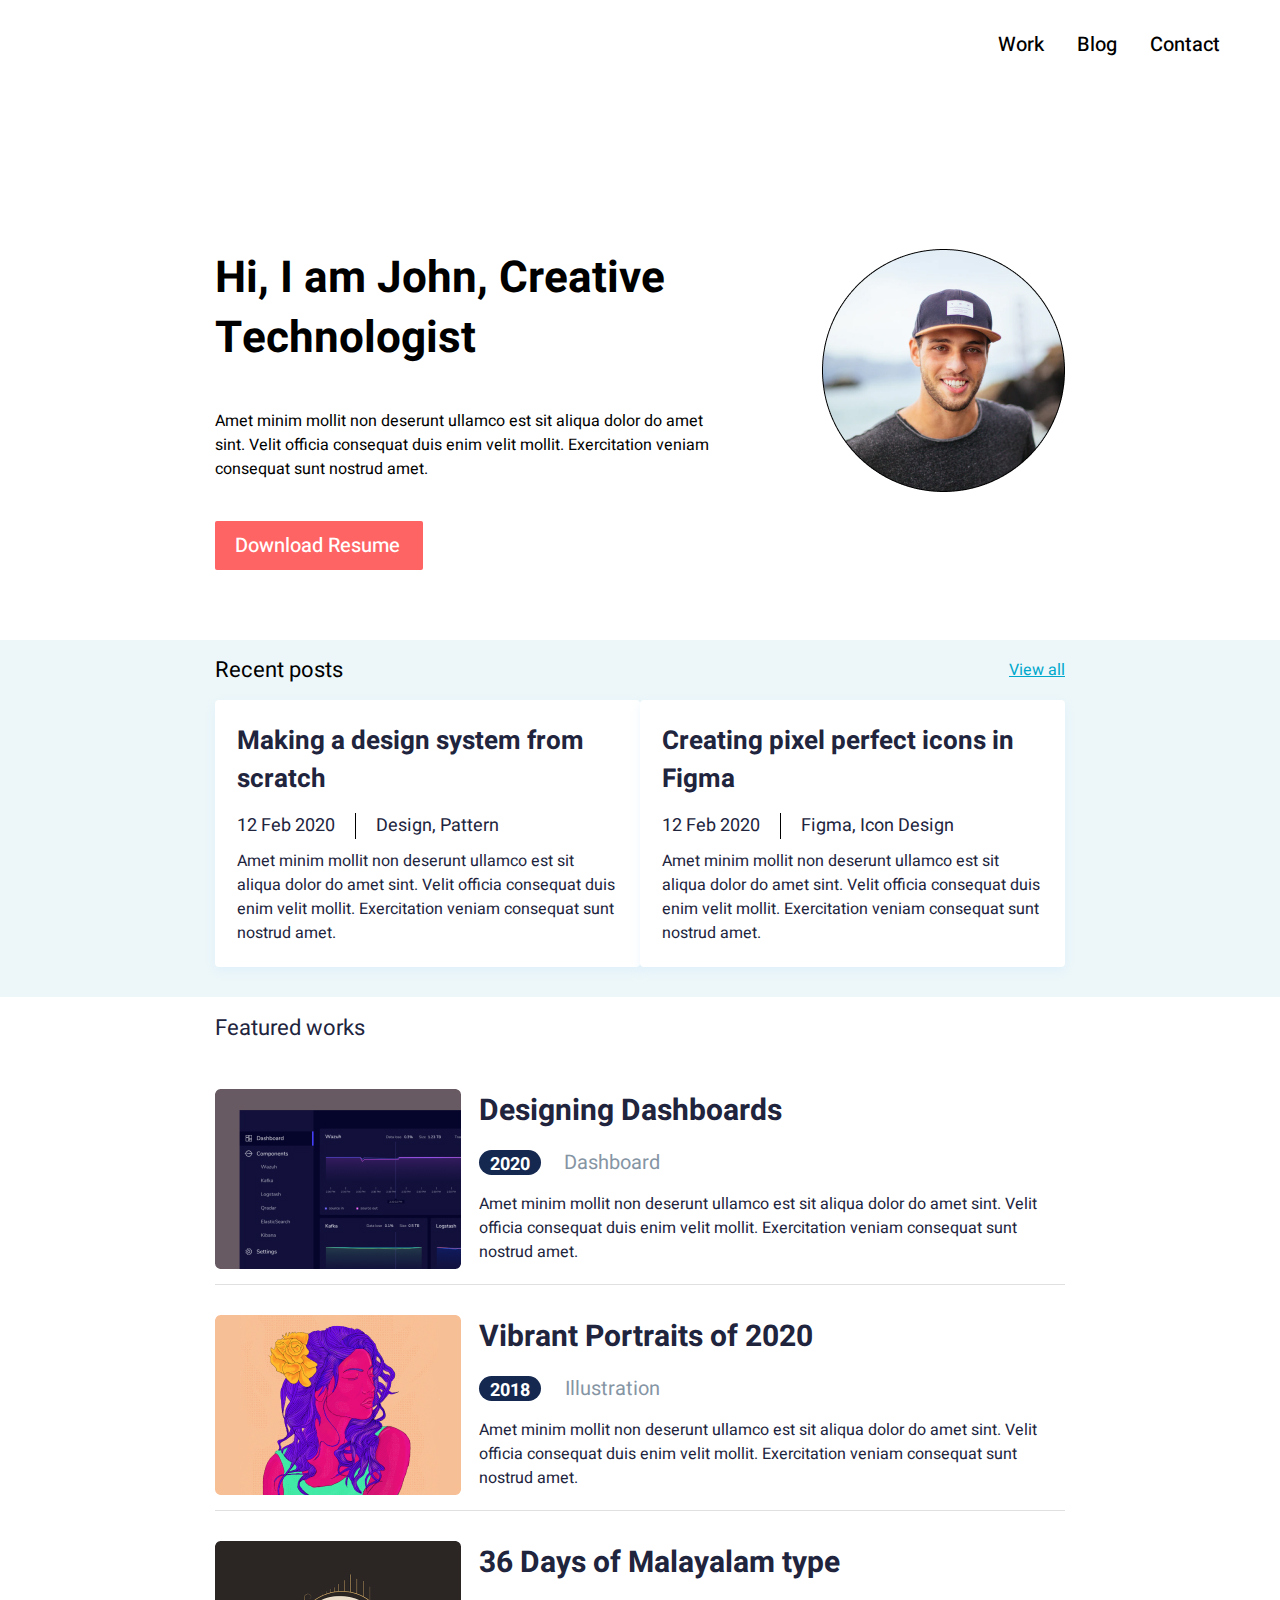
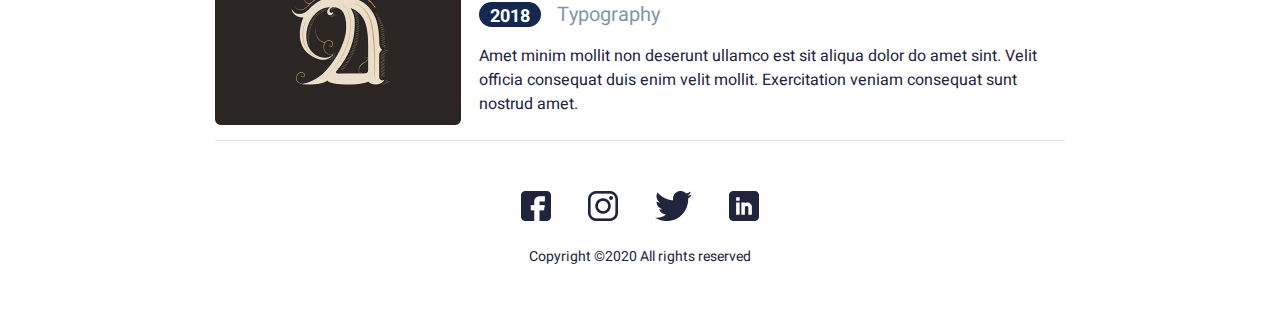
<file: index.html>
<html lang="ru">
    <head>
        <meta charset="utf-8">
        <meta name="viewport" content="width=device-width">
        <title>John</title>
        <link rel="preconnect" href="https://fonts.googleapis.com">
        <link rel="preconnect" href="https://fonts.gstatic.com" crossorigin>
        <link href="https://fonts.googleapis.com/css2?family=Heebo:wght@400;500;700&display=swap" rel="stylesheet">
        <link rel="stylesheet" href="assets/css/style.css">
    </head>
    <body>
        <header>
            <nav>
                <a href="work.html" class="nav__link">Work</a>
                <a href="blog.html" class="nav__link">Blog</a>
                <a href="index.html" class="nav__link">Contact</a>
            </nav>
        </header>
        <div class="main">
            <div class="top">
                <div class="main_container">
                    <div class="top_content">
                        <div class="logo">
                            <img class="img1" src="assets/images/1.jpg" alt="">
                        </div>
                        <div class="text">
                            <div class="title">Hi, I am John,
                                Creative Technologist</div>
                            <div class="subtitle">Amet minim mollit non deserunt ullamco est sit aliqua dolor do amet sint. Velit officia consequat duis enim velit mollit. Exercitation veniam consequat sunt nostrud amet.</div>
                        </div>                        
                    </div>
                    <div class="button">
                        <a href="#" class="a__button">Download Resume</a>
                    </div>
                </div>
            </div>
            <div class="mid">
                <div class="main_container">
                    <div class="mid_menu">
                        <p class="mid__p">Recent posts</p>
                        <a class="mid__a" href="#">View all</a>
                    </div>
                    <div class="mid_content">
                        <div class="mid_box">
                            <div class="mid_title">
                                Making a design system from scratch
                            </div>
                            <div class="mid_middle">
                                <div class="middle_1">12 Feb 2020</div>
                                <div class="middle_2">Design, Pattern</div>
                            </div>
                            <div class="mid_subtitle">
                                Amet minim mollit non deserunt ullamco est sit aliqua dolor do amet sint. Velit officia consequat duis enim velit mollit. Exercitation veniam consequat sunt nostrud amet.
                            </div>
                        </div>
                        <div class="mid_box">
                            <div class="mid_title">
                                Creating pixel perfect icons in Figma
                            </div>
                            <div class="mid_middle">
                                <div class="middle_1">12 Feb 2020</div>
                                <div class="middle_2">Figma, Icon Design</div>
                            </div>
                            <div class="mid_subtitle">
                                Amet minim mollit non deserunt ullamco est sit aliqua dolor do amet sint. Velit officia consequat duis enim velit mollit. Exercitation veniam consequat sunt nostrud amet.
                            </div>
                        </div>
                    </div>
                </div>
            </div>
            <div class="bot">
                <div class="main_container">
                    <div class="bot_menu">
                        Featured works
                    </div>
                    <div class="bot_content">
                        <div class="bot_box">
                            <div class="bot_img">
                                <img class="bot_image" src="assets/images/2.jpg" alt="">
                            </div>
                            <div class="bot_text">
                                <div class="bot_title">Designing Dashboards</div>
                                <div class="bot_middle">
                                    <div class="middleimg">2020</div>
                                    <div class="middletxt">Dashboard</div>
                                </div>
                                <div class="bot_subtitle">Amet minim mollit non deserunt ullamco est sit aliqua dolor do amet sint. Velit officia consequat duis enim velit mollit. Exercitation veniam consequat sunt nostrud amet.</div>
                            </div>
                        </div>
                        <div class="bot_box">
                            <div class="bot_img">
                                <img class="bot_image" src="assets/images/3.jpg" alt="">
                            </div>
                            <div class="bot_text">
                                <div class="bot_title">Vibrant Portraits of 2020</div>
                                <div class="bot_middle">
                                    <div class="middleimg">2018</div>
                                    <div class="middletxt">Illustration</div>
                                </div>
                                <div class="bot_subtitle">Amet minim mollit non deserunt ullamco est sit aliqua dolor do amet sint. Velit officia consequat duis enim velit mollit. Exercitation veniam consequat sunt nostrud amet.</div>
                            </div>
                        </div>
                        <div class="bot_box">
                            <div class="bot_img">
                                <img class="bot_image" src="assets/images/4.jpg" alt="">
                            </div>
                            <div class="bot_text">
                                <div class="bot_title">36 Days of Malayalam type</div>
                                <div class="bot_middle">
                                    <div class="middleimg">2018</div>
                                    <div class="middletxt">Typography</div>
                                </div>
                                <div class="bot_subtitle">Amet minim mollit non deserunt ullamco est sit aliqua dolor do amet sint. Velit officia consequat duis enim velit mollit. Exercitation veniam consequat sunt nostrud amet.</div>
                            </div>
                        </div>
                    </div>
                </div>
            </div>
            <footer>
                <div class="footer_content">
                    <div class="foot_link">
                        <a href="#" class="footer__link"><img src="assets/images/fb.png" alt=""></a>
                        <a href="#" class="footer__link"><img src="assets/images/insta.png" alt=""></a>
                        <a href="#" class="footer__link"><img src="assets/images/twitt.png" alt=""></a>
                        <a href="#" class="footer__link"><img src="assets/images/Linkedin.png" alt=""></a>
                    </div>
                    <div class="copy">
                        Copyright ©2020 All rights reserved 
                    </div>
                </div>
            </footer>
        </div>
    </body>
</file>
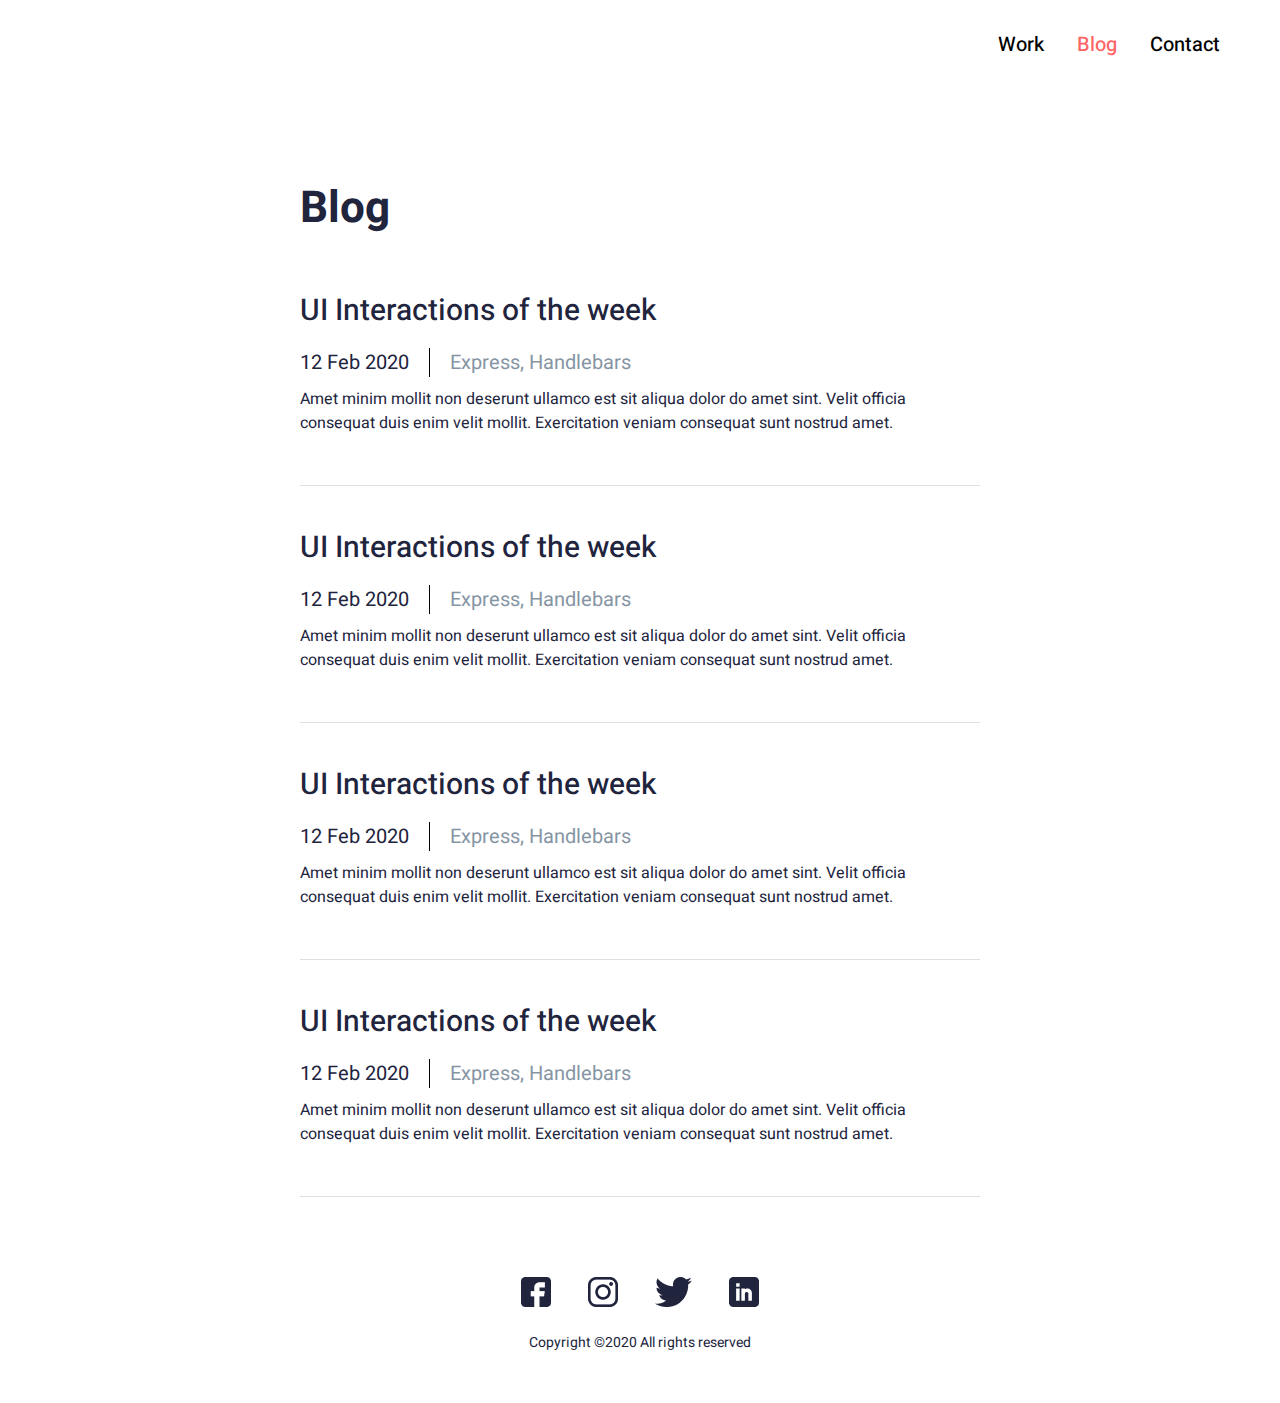
<file: blog.html>
<html lang="ru">
    <head>
        <meta charset="utf-8">
        <meta name="viewport" content="width=device-width">
        <title>Blog</title>
        <link rel="preconnect" href="https://fonts.googleapis.com">
        <link rel="preconnect" href="https://fonts.gstatic.com" crossorigin>
        <link href="https://fonts.googleapis.com/css2?family=Heebo:wght@400;500;700&display=swap" rel="stylesheet">
        <link rel="stylesheet" href="assets/css/blog.css">
    </head>
    <body>
        <header>
            <nav>
                <a href="work.html" class="nav__link">Work</a>
                <a href="blog.html" class="nav__linkred">Blog</a>
                <a href="index.html" class="nav__link">Contact</a>
            </nav>
        </header>
        <div class="mid">
            <div class="main_container">
                <div class="mid_menu">
                    <p class="mid__p">Blog</p>
                </div>
                <div class="mid_content">
                    <div class="mid_box">
                        <div class="mid_title">
                            UI Interactions of the week
                        </div>
                        <div class="mid_middle">
                            <div class="middle_1">12 Feb 2020</div>
                            <div class="middle_2">Express, Handlebars</div>
                        </div>
                        <div class="mid_subtitle">
                            Amet minim mollit non deserunt ullamco est sit aliqua dolor do amet sint. Velit officia consequat duis enim velit mollit. Exercitation veniam consequat sunt nostrud amet.
                        </div>
                    </div>
                    <div class="mid_box">
                        <div class="mid_title">
                            UI Interactions of the week
                        </div>
                        <div class="mid_middle">
                            <div class="middle_1">12 Feb 2020</div>
                            <div class="middle_2">Express, Handlebars</div>
                        </div>
                        <div class="mid_subtitle">
                            Amet minim mollit non deserunt ullamco est sit aliqua dolor do amet sint. Velit officia consequat duis enim velit mollit. Exercitation veniam consequat sunt nostrud amet.
                        </div>
                    </div>
                    <div class="mid_box">
                        <div class="mid_title">
                            UI Interactions of the week
                        </div>
                        <div class="mid_middle">
                            <div class="middle_1">12 Feb 2020</div>
                            <div class="middle_2">Express, Handlebars</div>
                        </div>
                        <div class="mid_subtitle">
                            Amet minim mollit non deserunt ullamco est sit aliqua dolor do amet sint. Velit officia consequat duis enim velit mollit. Exercitation veniam consequat sunt nostrud amet.
                        </div>
                    </div>
                    <div class="mid_box">
                        <div class="mid_title">
                            UI Interactions of the week
                        </div>
                        <div class="mid_middle">
                            <div class="middle_1">12 Feb 2020</div>
                            <div class="middle_2">Express, Handlebars</div>
                        </div>
                        <div class="mid_subtitle">
                            Amet minim mollit non deserunt ullamco est sit aliqua dolor do amet sint. Velit officia consequat duis enim velit mollit. Exercitation veniam consequat sunt nostrud amet.
                        </div>
                    </div>
                </div>
            </div>
        </div>
        <footer>
            <div class="footer_content">
                <div class="foot_link">
                    <a href="#" class="footer__link"><img src="assets/images/fb.png" alt=""></a>
                    <a href="#" class="footer__link"><img src="assets/images/insta.png" alt=""></a>
                    <a href="#" class="footer__link"><img src="assets/images/twitt.png" alt=""></a>
                    <a href="#" class="footer__link"><img src="assets/images/Linkedin.png" alt=""></a>
                </div>
                <div class="copy">
                    Copyright ©2020 All rights reserved 
                </div>
            </div>
        </footer>
    </body>
</html>
</file>
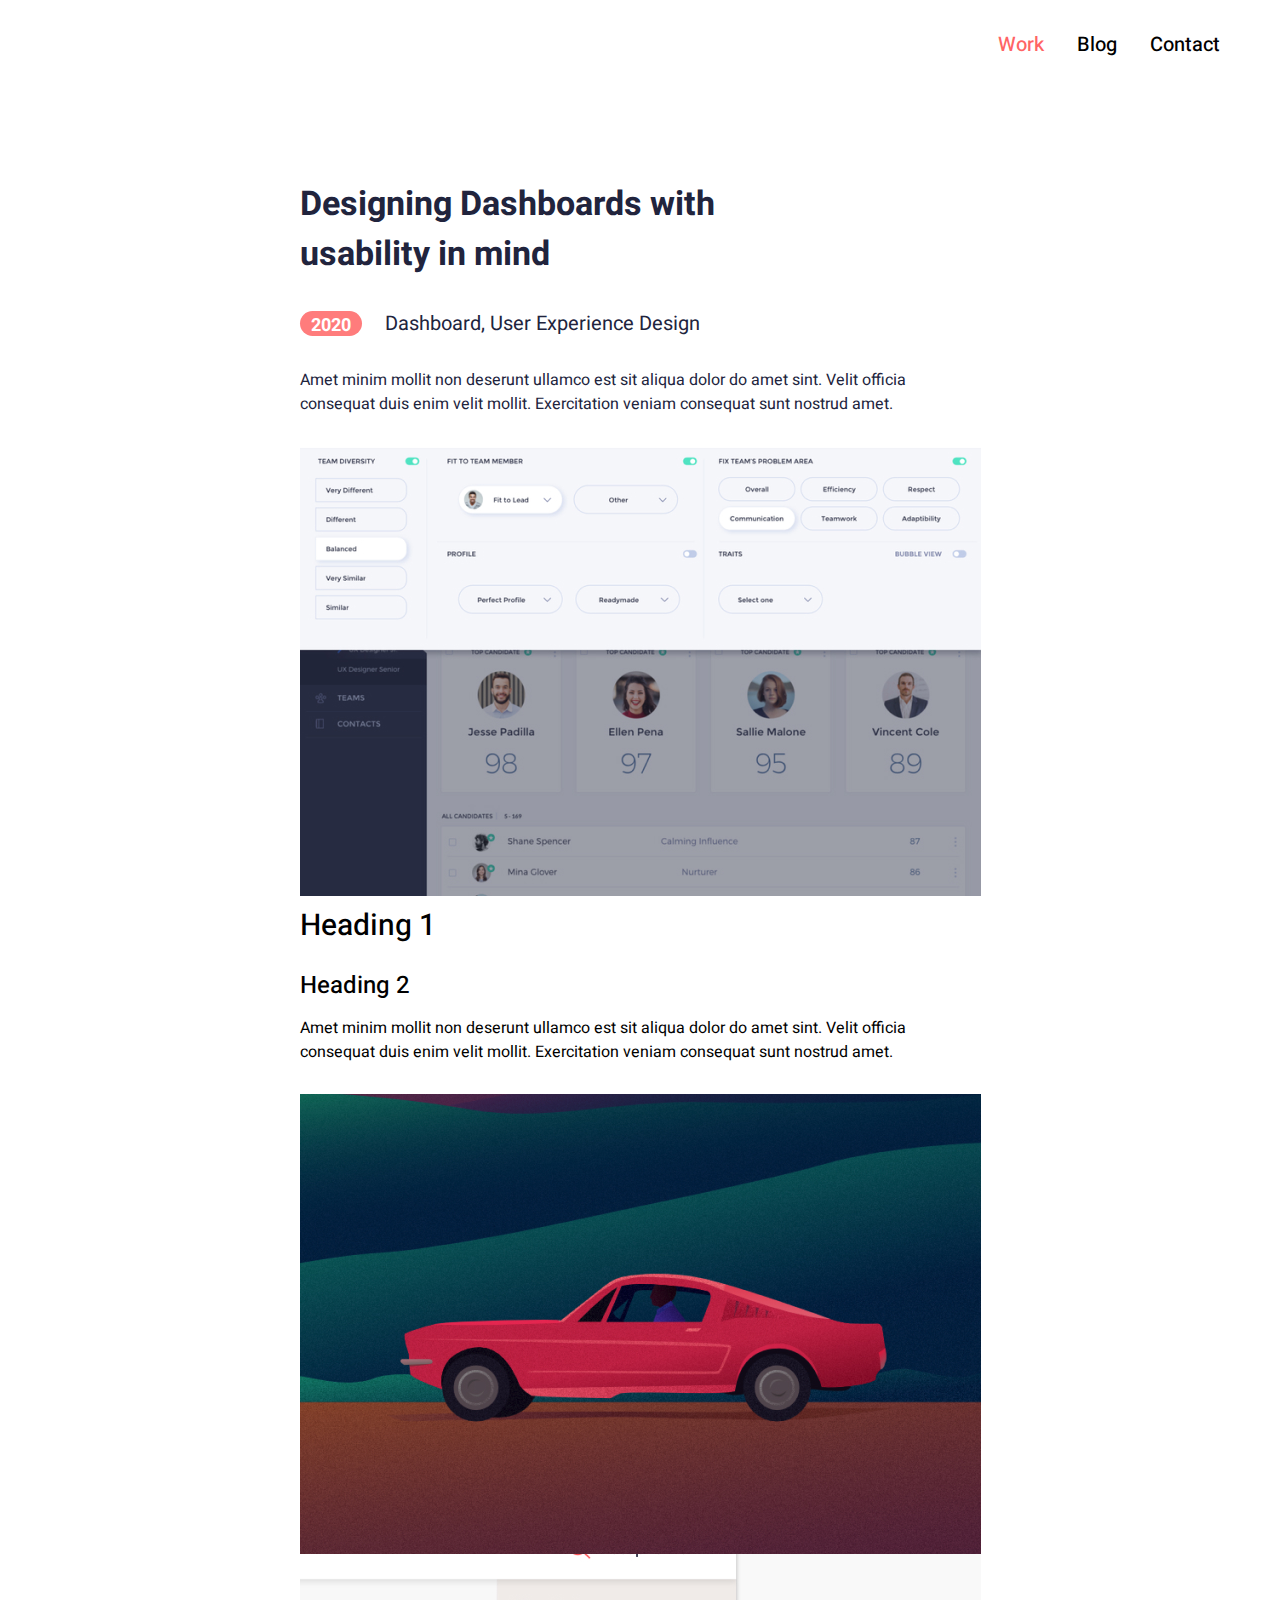
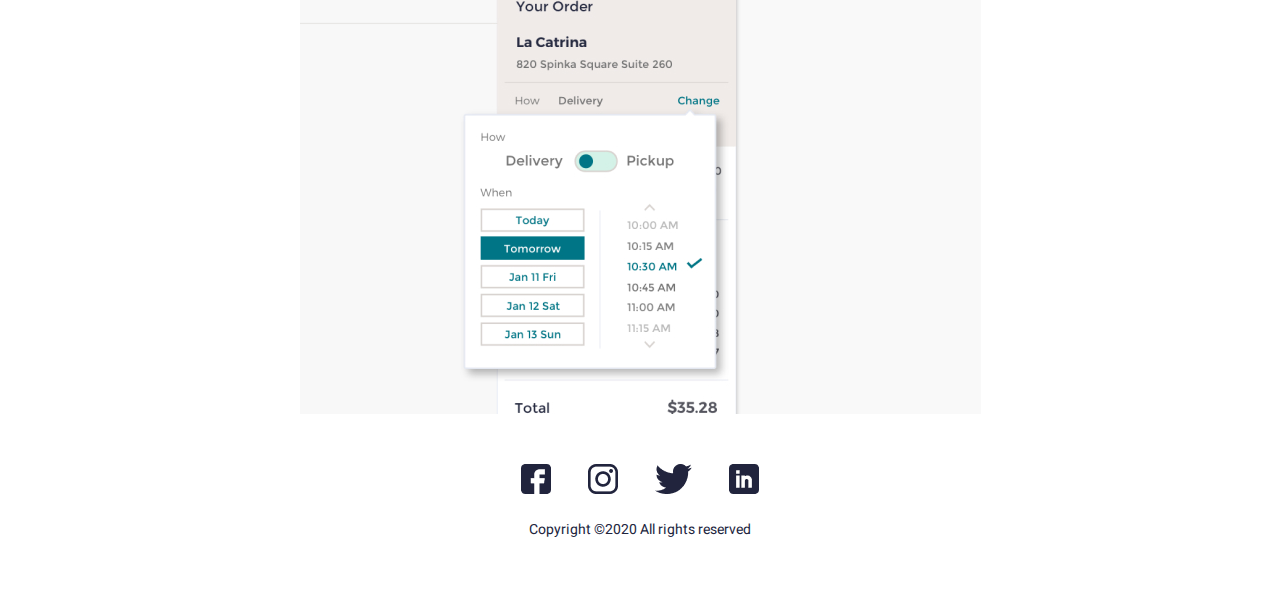
<file: more.html>
<html lang="ru">
    <head>
        <meta charset="utf-8">
        <meta name="viewport" content="width=device-width">
        <title>John</title>
        <link rel="preconnect" href="https://fonts.googleapis.com">
        <link rel="preconnect" href="https://fonts.gstatic.com" crossorigin>
        <link href="https://fonts.googleapis.com/css2?family=Heebo:wght@400;500;700&display=swap" rel="stylesheet">
        <link rel="stylesheet" href="assets/css/more.css">
    </head>
    <body>
        <header>
            <nav>
                <a href="work.html" class="nav__linkred">Work</a>
                <a href="blog.html" class="nav__link">Blog</a>
                <a href="index.html" class="nav__link">Contact</a>
            </nav>
        </header>
        <div class="more">
            <div class="main_container">
                <div class="bot_text">
                    <div class="bot_title">Designing Dashboards with usability in mind</div>
                        <div class="bot_middle">
                            <div class="middleimg">2020</div>
                            <div class="middletxt">Dashboard, User Experience Design</div>
                        </div>
                    <div class="bot_subtitle">Amet minim mollit non deserunt ullamco est sit aliqua dolor do amet sint. Velit officia consequat duis enim velit mollit. Exercitation veniam consequat sunt nostrud amet.</div>
                    </div>
                <div class="imgl">
                    <img class="imgo" src="assets/images/Rectangle 4.jpg" alt="">
                </div>
                <div class="h1">Heading 1</div>
                <div class="h2">Heading 2</div>
                <div class="h3">Amet minim mollit non deserunt ullamco est sit aliqua dolor do amet sint. Velit officia consequat duis enim velit mollit. Exercitation veniam consequat sunt nostrud amet.</div>
                <div class="imgl"><img class="imgo" src="assets/images/Rectangle 5.jpg" alt=""></div>
                <div class="imgl"><img class="imgo" src="assets/images/Rectangle 6.jpg" alt=""></div>
            </div>
        </div>
        <footer>
            <div class="footer_content">
                <div class="foot_link">
                    <a href="#" class="footer__link"><img src="assets/images/fb.png" alt=""></a>
                    <a href="#" class="footer__link"><img src="assets/images/insta.png" alt=""></a>
                    <a href="#" class="footer__link"><img src="assets/images/twitt.png" alt=""></a>
                    <a href="#" class="footer__link"><img src="assets/images/Linkedin.png" alt=""></a>
                </div>
                <div class="copy">
                    Copyright ©2020 All rights reserved 
                </div>
            </div>
        </footer>
    </body>
</html>
</file>
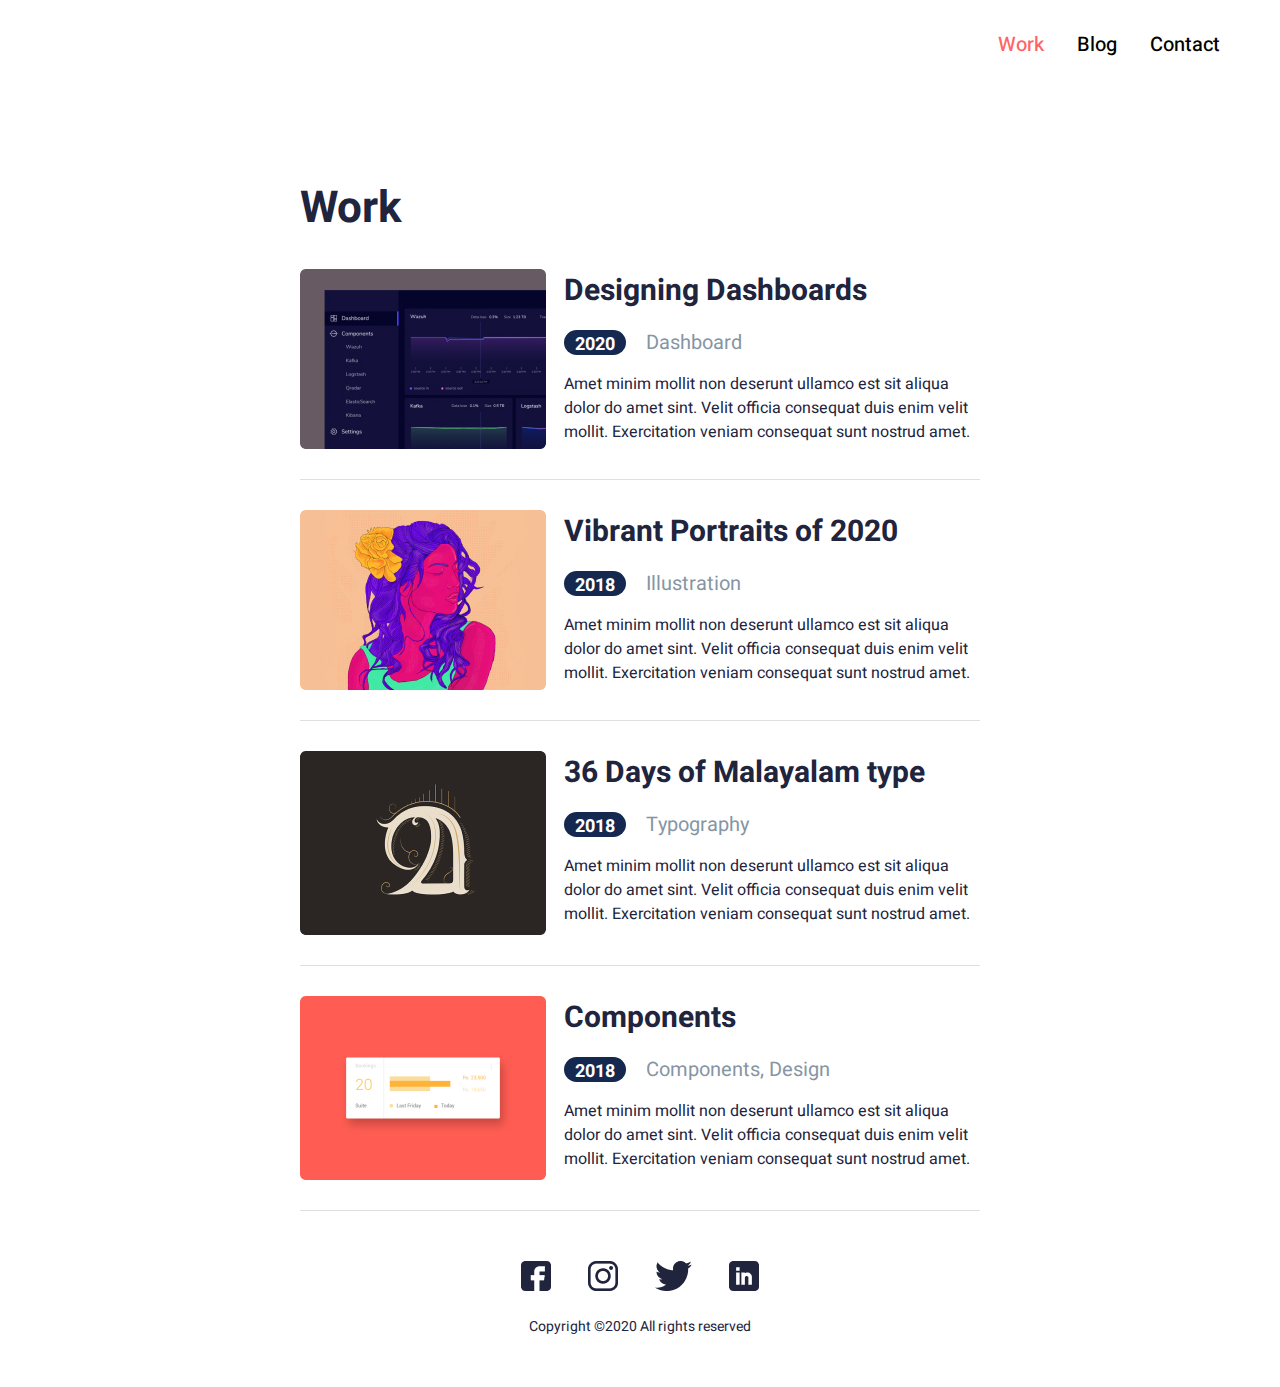
<file: work.html>
<html lang="ru">
    <head>
        <meta charset="utf-8">
        <meta name="viewport" content="width=device-width">
        <title>John</title>
        <link rel="preconnect" href="https://fonts.googleapis.com">
        <link rel="preconnect" href="https://fonts.gstatic.com" crossorigin>
        <link href="https://fonts.googleapis.com/css2?family=Heebo:wght@400;500;700&display=swap" rel="stylesheet">
        <link rel="stylesheet" href="assets/css/work.css">
    </head>
    <body>
        <header>
            <nav>
                <a href="work.html" class="nav__linkred">Work</a>
                <a href="blog.html" class="nav__link">Blog</a>
                <a href="index.html" class="nav__link">Contact</a>
            </nav>
        </header>
        <div class="bot">
            <div class="main_container">
                <div class="bot_menu">
                    Work
                </div>
                <div class="bot_content">
                    <div class="bot_box">
                        <div class="bot_img">
                            <img class="bot_image" src="assets/images/2.jpg" alt="">
                        </div>
                        <div class="bot_text">
                            <div class="bot_title"><a href="more.html">Designing Dashboards</a></div>
                            <div class="bot_middle">
                                <div class="middleimg">2020</div>
                                <div class="middletxt">Dashboard</div>
                            </div>
                            <div class="bot_subtitle">Amet minim mollit non deserunt ullamco est sit aliqua dolor do amet sint. Velit officia consequat duis enim velit mollit. Exercitation veniam consequat sunt nostrud amet.</div>
                        </div>
                    </div>
                    <div class="bot_box">
                        <div class="bot_img">
                            <img class="bot_image" src="assets/images/3.jpg" alt="">
                        </div>
                        <div class="bot_text">
                            <div class="bot_title">Vibrant Portraits of 2020</div>
                            <div class="bot_middle">
                                <div class="middleimg">2018</div>
                                <div class="middletxt">Illustration</div>
                            </div>
                            <div class="bot_subtitle">Amet minim mollit non deserunt ullamco est sit aliqua dolor do amet sint. Velit officia consequat duis enim velit mollit. Exercitation veniam consequat sunt nostrud amet.</div>
                        </div>
                    </div>
                    <div class="bot_box">
                        <div class="bot_img">
                            <img class="bot_image" src="assets/images/4.jpg" alt="">
                        </div>
                        <div class="bot_text">
                            <div class="bot_title">36 Days of Malayalam type</div>
                            <div class="bot_middle">
                                <div class="middleimg">2018</div>
                                <div class="middletxt">Typography</div>
                            </div>
                            <div class="bot_subtitle">Amet minim mollit non deserunt ullamco est sit aliqua dolor do amet sint. Velit officia consequat duis enim velit mollit. Exercitation veniam consequat sunt nostrud amet.</div>
                        </div>
                    </div>
                    <div class="bot_box">
                        <div class="bot_img">
                            <img class="bot_image" src="assets/images/5.jpg" alt="">
                        </div>
                        <div class="bot_text">
                            <div class="bot_title">Components</div>
                            <div class="bot_middle">
                                <div class="middleimg">2018</div>
                                <div class="middletxt">Components, Design</div>
                            </div>
                            <div class="bot_subtitle">Amet minim mollit non deserunt ullamco est sit aliqua dolor do amet sint. Velit officia consequat duis enim velit mollit. Exercitation veniam consequat sunt nostrud amet.</div>
                        </div>
                    </div>
                </div>
            </div>
        </div>
        <footer>
            <div class="footer_content">
                <div class="foot_link">
                    <a href="#" class="footer__link"><img src="assets/images/fb.png" alt=""></a>
                    <a href="#" class="footer__link"><img src="assets/images/insta.png" alt=""></a>
                    <a href="#" class="footer__link"><img src="assets/images/twitt.png" alt=""></a>
                    <a href="#" class="footer__link"><img src="assets/images/Linkedin.png" alt=""></a>
                </div>
                <div class="copy">
                    Copyright ©2020 All rights reserved 
                </div>
            </div>
        </footer>
    </body>
</html>
</file>
<file: assets/css/style.css>
/*Обнуление*/
*{
	padding: 0;
	margin: 0;
	border: 0;
}
*,*:before,*:after{
	-moz-box-sizing: border-box;
	-webkit-box-sizing: border-box;
	box-sizing: border-box;
}
:focus,:active{outline: none;}
a:focus,a:active{outline: none;}

nav,footer,header,aside{display: block;}

html,body{
	height: 100%;
	width: 100%;
	font-size: 100%;
	line-height: 1;
	font-size: 14px;
	-ms-text-size-adjust: 100%;
	-moz-text-size-adjust: 100%;
	-webkit-text-size-adjust: 100%;
}
input,button,textarea{font-family:inherit;}

input::-ms-clear{display: none;}
button{cursor: pointer;}
button::-moz-focus-inner {padding:0;border:0;}
a, a:visited{text-decoration: none;}
a:hover{text-decoration: none;}
ul li{list-style: none;}
img{vertical-align: top;}

h1,h2,h3,h4,h5,h6{font-size:inherit;font-weight: 400;}
/*--------------------*/
body {
    font-family: 'Heebo', sans-serif;
}
header {
    text-align: right;
    padding-bottom: 90px;
}
nav {
    padding: 30px;
}
.nav__link {
    padding-right: 30px;
    text-decoration: none;
    font-weight: 500;
    font-size: 20px;
    line-height: 29px;
    color: #000000;
}


/*top*/

.top {
    padding: 70px 0;
}
.main_container {
    max-width: 850px;
    margin: 0 auto;
}
.top_content {
    display: flex;
    flex-direction: row-reverse;
}
.title {
    font-weight: 700;
    font-size: 44px;
    line-height: 60px;
}
.subtitle {
    font-weight: 400;
    font-size: 16px;
    line-height: 24px;
    padding: 40px 0;
    width: 497px;
}
.button {
    padding: 10px 20px;
    font-weight: 500;
    font-size: 20px;
    line-height: 29px;
    background: #FF6464;
    border-radius: 2px;
    max-width: 208px;
}
.a__button {
    color: white;
}

/*mid*/

.mid {
    background: #EDF7FA;
}
.mid_content {
    color: #21243D;
    display: flex;
    padding-bottom: 30px;
}
.mid_menu {
    display: flex;
    justify-content: space-between;
    align-items: center;
}
.mid__p {
    font-weight: 400;
    font-size: 22px;
    line-height: 60px;
}
.mid__a {
    font-weight: 400;
    font-size: 16px;
    line-height: 24px;
    text-align: right;
    color: #00A8CC;
    text-decoration: underline;
}
.mid_box {
    color: #21243D;
    padding: 22px;
    background: #FFFFFF;
    box-shadow: 0px 4px 10px rgba(187, 225, 250, 0.25);
    border-radius: 4px;
}
.mid_title {
    font-weight: 700;
    font-size: 26px;
    line-height: 38px;
    padding-bottom: 15px;
}
.mid_middle {
    font-weight: 400;
    font-size: 18px;
    line-height: 26px;
    display: flex;
}
.middle_1 {
    padding-right: 20px;
    border-right:1px solid #000000;
}
.middle_2 {
    padding-left: 20px;
}
.mid_subtitle {
    color: #21243D;
    padding-top: 10px;
    font-weight: 400;
    font-size: 16px;
    line-height: 24px;
}

/*bot*/

.bot_menu {
    color: #21243D;
    padding: 20px 0;
    font-weight: 400;
    font-size: 22px;
}

.bot_box {
    display: flex;
    padding: 30px 0 15px;
    border-bottom: 1px solid #E0E0E0;
}
.bot_text {
    padding-left: 18px;
}
.bot_title {
    color: #21243D;
    font-weight: 700;
    font-size: 30px;
    line-height: 44px;
}
.bot_middle {
    padding: 15px 0;
    max-width: 181px;
    display: flex;
    justify-content: space-between;
    align-items: center;
}
.middleimg {
    text-align: center;
    background: #142850;
    border-radius: 16px;
    font-size: 18px;
    font-weight: 700;
    line-height: 29px;
    color: #FFFFFF;
    width: 62px;
    height: 25px;
}
.middletxt {
    font-weight: 400;
    font-size: 20px;
    line-height: 29px;
    color: #8695A4;
}
.bot_subtitle {
    color: #21243D;
    font-weight: 400;
    font-size: 16px;
    line-height: 24px;
}

/*footer*/

.footer_content {
    margin: 0 auto;
    padding: 50px 0;
}
.foot_link {
    text-align: center;
    padding-bottom: 25px;
}
.footer__link {
    padding: 0 17px;
}
.copy {
    text-align: center;
    color: #21243D;
    font-weight: 400;
    font-size: 14px;
    line-height: 21px;
}
@media (max-width: 767px) {
    header {
        padding-bottom: 10px;
    }
    .top {
        padding: 20px 0;
    }
    .main_container {
        text-align: center;
        max-width: 354px;
        padding: 10px;
        margin: 0 auto;
    }
    .top_content {
        flex-direction: column;
        align-items: center;
        justify-content: space-around;
    }
    .title {
        text-align: center;
    }
    .subtitle {
        text-align: center;
        width: 354px;
    }
    .button {
        margin: 0 auto;
    }
    .mid_content {
        flex-direction: column;
        align-items: center;
        justify-content: space-around;
    }
    .mid_box {
        margin-bottom: 20px;
    }
    .bot_box {
        flex-direction: column;
        align-items: center;
        justify-content: space-around;
    }
    .bot_middle {
        margin: 0 auto;
        text-align: center;
        align-items: center;
        justify-content: space-around;
    }
    
}
</file>
<file: assets/css/blog.css>
/*Обнуление*/
*{
	padding: 0;
	margin: 0;
	border: 0;
}
*,*:before,*:after{
	-moz-box-sizing: border-box;
	-webkit-box-sizing: border-box;
	box-sizing: border-box;
}
:focus,:active{outline: none;}
a:focus,a:active{outline: none;}

nav,footer,header,aside{display: block;}

html,body{
	height: 100%;
	width: 100%;
	font-size: 100%;
	line-height: 1;
	font-size: 14px;
	-ms-text-size-adjust: 100%;
	-moz-text-size-adjust: 100%;
	-webkit-text-size-adjust: 100%;
}
input,button,textarea{font-family:inherit;}

input::-ms-clear{display: none;}
button{cursor: pointer;}
button::-moz-focus-inner {padding:0;border:0;}
a, a:visited{text-decoration: none;}
a:hover{text-decoration: none;}
ul li{list-style: none;}
img{vertical-align: top;}

h1,h2,h3,h4,h5,h6{font-size:inherit;font-weight: 400;}
/*--------------------*/

body {
    font-family: 'Heebo', sans-serif;
}
header {
    text-align: right;
    padding-bottom: 90px;
}
nav {
    padding: 30px;
}
.nav__link {
    padding-right: 30px;
    text-decoration: none;
    font-weight: 500;
    font-size: 20px;
    line-height: 29px;
    color: #000000;
}
.nav__linkred {
    padding-right: 30px;
    text-decoration: none;
    font-weight: 500;
    font-size: 20px;
    line-height: 29px;
    color: #FF6464;
}
.main_container {
    max-width: 680px;
    margin: 0 auto;
}
.mid_content {
    color: #21243D;
    padding-bottom: 30px;
}
.mid_menu {
    display: flex;
    justify-content: space-between;
    align-items: center;
    padding-bottom: 10px;
    color: #21243D;
}
.mid__p {
    font-weight: 700;
    font-size: 44px;
    line-height: 60px;
}

.mid_box {
    color: #21243D;
    padding: 40px 0;
    background: #FFFFFF;
    border-bottom: 1px solid #E0E0E0;
}
.mid_title {
    font-weight: 500;
    font-size: 30px;
    line-height: 44px;
    padding-bottom: 15px;
}
.mid_middle {
    font-weight: 400;
    font-size: 20px;
    line-height: 29px;
    display: flex;
    padding-bottom: 10px;
}
.middle_1 {
    padding-right: 20px;
    border-right:1px solid #000000;
}
.middle_2 {
    color: #8695A4;
    padding-left: 20px;
}
.mid_subtitle {
    color: #21243D;
    font-weight: 400;
    font-size: 16px;
    line-height: 24px;
    padding-bottom: 10px;
}
.footer_content {
    margin: 0 auto;
    padding: 50px 0;
}
.foot_link {
    text-align: center;
    padding-bottom: 25px;
}
.footer__link {
    padding: 0 17px;
}
.copy {
    text-align: center;
    color: #21243D;
    font-weight: 400;
    font-size: 14px;
    line-height: 21px;
    
}
@media (max-width: 767px) {
    header {
        padding-bottom: 10px;
    }
    .top {
        padding: 20px 0;
    }
    .main_container {
        text-align: center;
        max-width: 354px;
        padding: 10px;
        margin: 0 auto;
    }
    .top_content {
        flex-direction: column;
        align-items: center;
        justify-content: space-around;
    }
    .title {
        text-align: center;
    }
    .subtitle {
        text-align: center;
        width: 354px;
    }
    .button {
        margin: 0 auto;
    }
    .mid_content {
        flex-direction: column;
        align-items: center;
        justify-content: space-around;
    }
    .mid_box {
        margin-bottom: 20px;
    }
    .bot_box {
        flex-direction: column;
        align-items: center;
        justify-content: space-around;
    }
    .bot_middle {
        margin: 0 auto;
        text-align: center;
        align-items: center;
        justify-content: space-around;
    }
    
}
</file>
<file: assets/css/more.css>
/*Обнуление*/
*{
	padding: 0;
	margin: 0;
	border: 0;
}
*,*:before,*:after{
	-moz-box-sizing: border-box;
	-webkit-box-sizing: border-box;
	box-sizing: border-box;
}
:focus,:active{outline: none;}
a:focus,a:active{outline: none;}

nav,footer,header,aside{display: block;}

html,body{
	height: 100%;
	width: 100%;
	font-size: 100%;
	line-height: 1;
	font-size: 14px;
	-ms-text-size-adjust: 100%;
	-moz-text-size-adjust: 100%;
	-webkit-text-size-adjust: 100%;
}
input,button,textarea{font-family:inherit;}

input::-ms-clear{display: none;}
button{cursor: pointer;}
button::-moz-focus-inner {padding:0;border:0;}
a, a:visited{text-decoration: none;}
a:hover{text-decoration: none;}
ul li{list-style: none;}
img{vertical-align: top;}

h1,h2,h3,h4,h5,h6{font-size:inherit;font-weight: 400;}
/*--------------------*/

body {
    font-family: 'Heebo', sans-serif;
}
header {
    text-align: right;
    padding-bottom: 90px;
}
nav {
    padding: 30px;
}
.nav__link {
    padding-right: 30px;
    text-decoration: none;
    font-weight: 500;
    font-size: 20px;
    line-height: 29px;
    color: #000000;
}
.nav__linkred {
    padding-right: 30px;
    text-decoration: none;
    font-weight: 500;
    font-size: 20px;
    line-height: 29px;
    color: #FF6464;
}
.main_container {
    max-width: 680px;
    margin: 0 auto;
}
/*bot*/

.bot_menu {
    color: #21243D;
    padding: 20px 0;
    font-weight: 400;
    font-size: 22px;
}

.bot_box {
    display: flex;
    padding: 30px 0 15px;
    border-bottom: 1px solid #E0E0E0;
}

.bot_title {
    color: #21243D;
    font-weight: 700;
    font-size: 34px;
    line-height: 50px;
    width: 450px;
}
.bot_middle {
    padding: 30px 0;
    width: 400px;
    display: flex;
    justify-content: space-between;
    align-items: center;
}
.middleimg {
    text-align: center;
    background: #FF7C7C;
    border-radius: 16px;
    font-size: 18px;
    font-weight: 700;
    line-height: 29px;
    color: #FFFFFF;
    width: 62px;
    height: 25px;
}
.middletxt {
    font-weight: 400;
    font-size: 20px;
    line-height: 29px;
    color: #21243D;
}
.bot_subtitle {
    color: #21243D;
    font-weight: 400;
    font-size: 16px;
    line-height: 24px;
    padding-bottom: 20px;
}
.h1 {
    font-weight: 500;
    font-size: 30px;
    line-height: 60px;
}
.h2 {
    font-weight: 500;
    font-size: 24px;
    line-height: 60px;
}
.h3 {
    font-weight: 400;
    font-size: 16px;
    line-height: 24px;
    padding-bottom: 30px;
}
.pad {
    padding-bottom: 30px;
}
/*footer*/

.footer_content {
    margin: 0 auto;
    padding: 50px 0;
}
.foot_link {
    text-align: center;
    padding-bottom: 25px;
}
.footer__link {
    padding: 0 17px;
}
.copy {
    text-align: center;
    color: #21243D;
    font-weight: 400;
    font-size: 14px;
    line-height: 21px;
}
@media (max-width: 767px) {
    header {
        padding-bottom: 10px;
    }
    .top {
        padding: 20px 0;
    }
    .main_container {
        text-align: center;
        max-width: 354px;
        padding: 10px;
        margin: 0 auto;
    }
    .top_content {
        flex-direction: column;
        align-items: center;
        justify-content: space-around;
    }
    .title {
        text-align: center;
    }
    .subtitle {
        text-align: center;
        width: 354px;
    }
    .button {
        margin: 0 auto;
    }
    .mid_content {
        flex-direction: column;
        align-items: center;
        justify-content: space-around;
    }
    .mid_box {
        margin-bottom: 20px;
    }
    .bot_box {
        flex-direction: column;
        align-items: center;
        justify-content: space-around;
    }
    .bot_title {
        width: 354px;
        font-weight: 700;
        font-size: 30px;
        line-height: 40px;
    }
    .bot_middle {
        width: 354px;
        margin: 0 auto;
        text-align: left;
        align-items: center;
        justify-content: space-between;
    }
    .middletxt {
        padding-left: 10px;
    }
    .imgl {
        width: 339px;
        margin: 0 auto;
    }
    .imgo {
        width: 339px;
    }
    .more {
        display: flex;
        flex-direction: column;
        justify-content: space-around;
        align-items: center;
    }
}
</file>
<file: assets/css/work.css>
/*Обнуление*/
*{
	padding: 0;
	margin: 0;
	border: 0;
}
*,*:before,*:after{
	-moz-box-sizing: border-box;
	-webkit-box-sizing: border-box;
	box-sizing: border-box;
}
:focus,:active{outline: none;}
a:focus,a:active{outline: none;}

nav,footer,header,aside{display: block;}

html,body{
	height: 100%;
	width: 100%;
	font-size: 100%;
	line-height: 1;
	font-size: 14px;
	-ms-text-size-adjust: 100%;
	-moz-text-size-adjust: 100%;
	-webkit-text-size-adjust: 100%;
}
input,button,textarea{font-family:inherit;}

input::-ms-clear{display: none;}
button{cursor: pointer;}
button::-moz-focus-inner {padding:0;border:0;}
a, a:visited{text-decoration: none;}
a:hover{text-decoration: none;}
ul li{list-style: none;}
img{vertical-align: top;}

h1,h2,h3,h4,h5,h6{font-size:inherit;font-weight: 400;}
/*--------------------*/

body {
    font-family: 'Heebo', sans-serif;
}
header {
    text-align: right;
    padding-bottom: 90px;
}
nav {
    padding: 30px;
}
.nav__link {
    padding-right: 30px;
    text-decoration: none;
    font-weight: 500;
    font-size: 20px;
    line-height: 29px;
    color: #000000;
}
.nav__linkred {
    padding-right: 30px;
    text-decoration: none;
    font-weight: 500;
    font-size: 20px;
    line-height: 29px;
    color: #FF6464;
}
.main_container {
    max-width: 680px;
    margin: 0 auto;
}
/*bot*/

.bot_menu {
    color: #21243D;
    font-weight: 700;
    font-size: 44px;
    line-height: 60px;
}

.bot_box {
    display: flex;
    padding: 30px 0 30px;
    border-bottom: 1px solid #E0E0E0;
}
.bot_text {
    padding-left: 18px;
}
.bot_title {
    color: #21243D;
    font-weight: 700;
    font-size: 30px;
    line-height: 44px;
}
.bot_title a {
    color: #21243D;
}
.bot_middle {
    padding: 15px 0;
    display: flex;
    align-items: center;
}
.middleimg {
    text-align: center;
    background: #142850;
    border-radius: 16px;
    font-size: 18px;
    font-weight: 700;
    line-height: 29px;
    color: #FFFFFF;
    width: 62px;
    height: 25px;
}
.middletxt {
    padding-left: 20px;
    font-weight: 400;
    font-size: 20px;
    line-height: 29px;
    color: #8695A4;
}
.bot_subtitle {
    color: #21243D;
    font-weight: 400;
    font-size: 16px;
    line-height: 24px;
}
.footer_content {
    margin: 0 auto;
    padding: 50px 0;
}
.foot_link {
    text-align: center;
    padding-bottom: 25px;
}
.footer__link {
    padding: 0 17px;
}
.copy {
    text-align: center;
    color: #21243D;
    font-weight: 400;
    font-size: 14px;
    line-height: 21px;
    
}
@media (max-width: 767px) {
    header {
        padding-bottom: 10px;
    }
    .top {
        padding: 20px 0;
    }
    .main_container {
        text-align: center;
        max-width: 354px;
        padding: 10px;
        margin: 0 auto;
    }
    .top_content {
        flex-direction: column;
        align-items: center;
        justify-content: space-around;
    }
    .title {
        text-align: center;
    }
    .subtitle {
        text-align: center;
        width: 354px;
    }
    .button {
        margin: 0 auto;
    }
    .mid_content {
        flex-direction: column;
        align-items: center;
        justify-content: space-around;
    }
    .mid_box {
        margin-bottom: 20px;
    }
    .bot_box {
        flex-direction: column;
        align-items: center;
        justify-content: space-around;
    }
    .bot_middle {
        margin: 0 auto;
        text-align: center;
        align-items: center;
        justify-content: space-around;
    }
    
}
</file>
